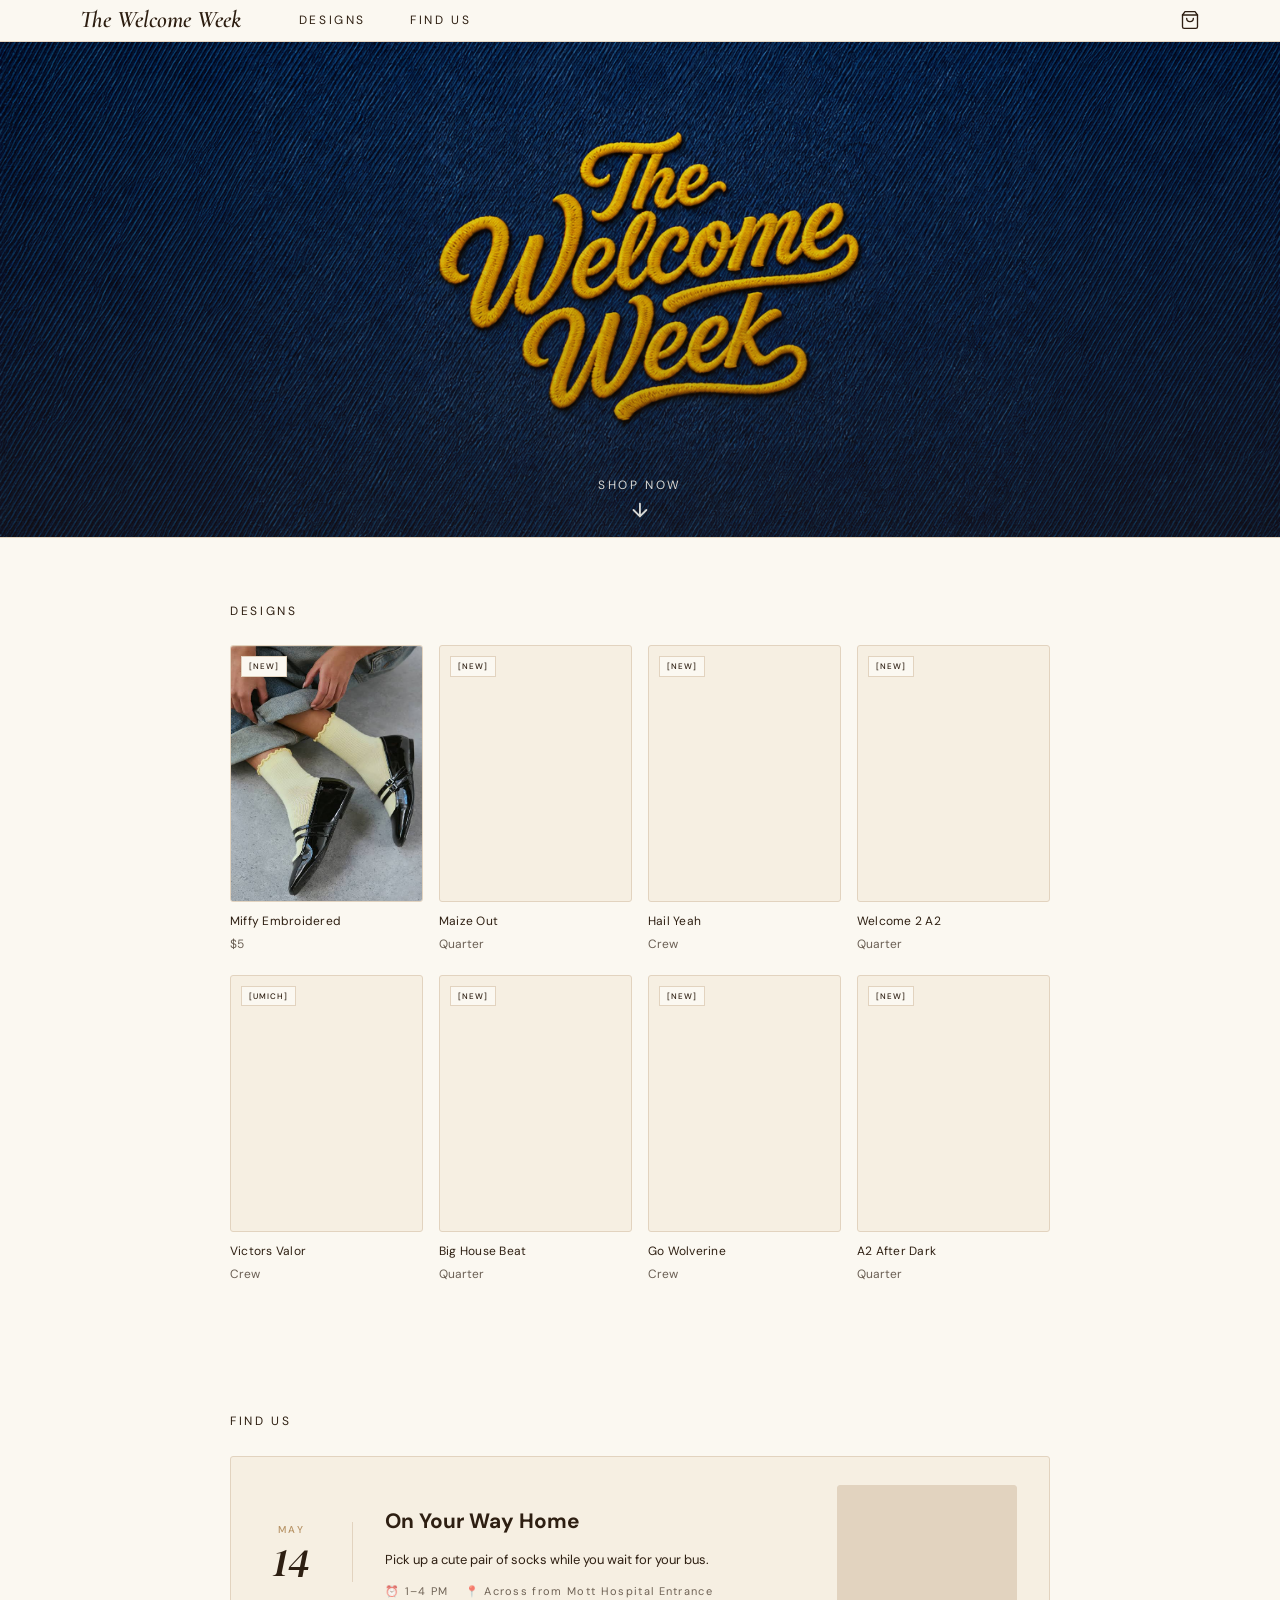
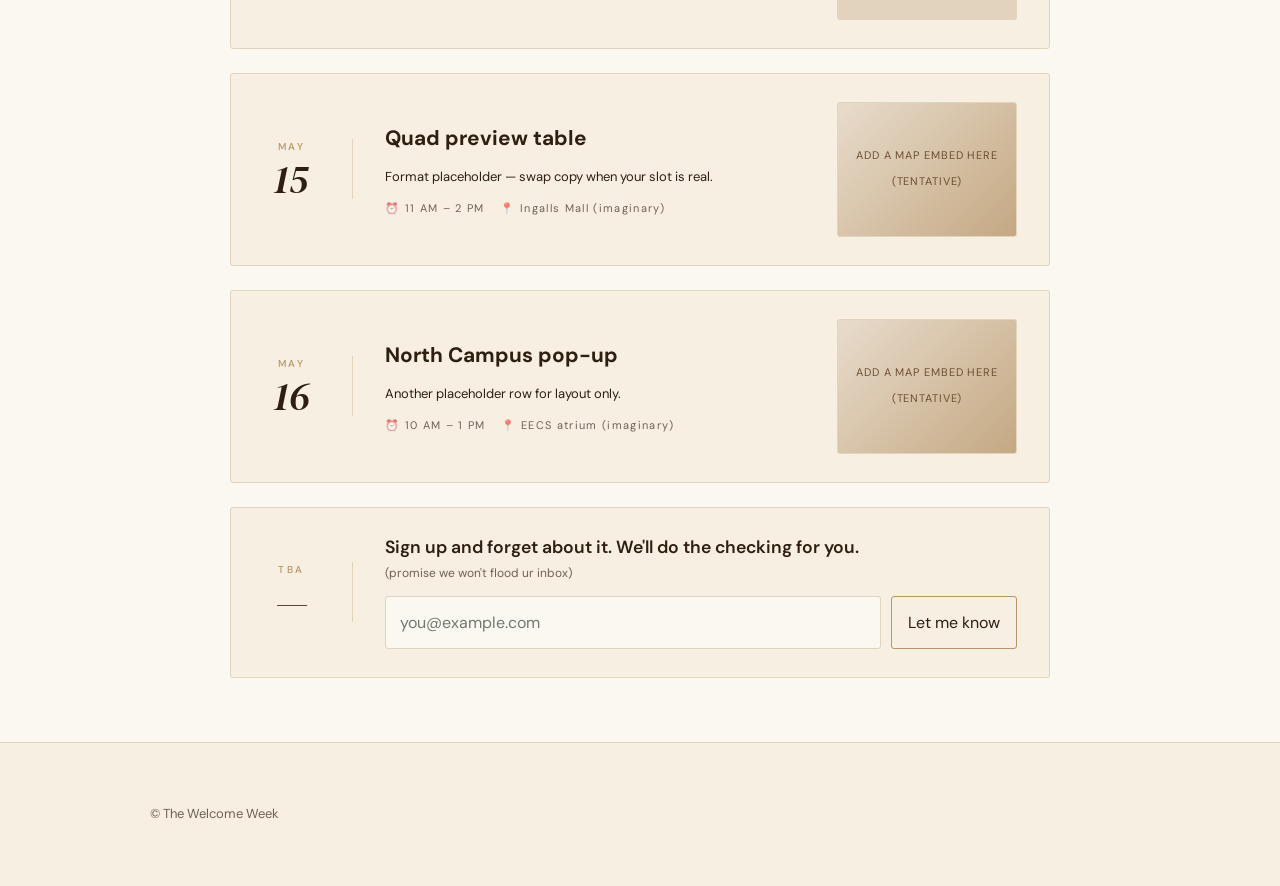
<file: index.html>
<!DOCTYPE html>
<html lang="en">
  <head>
    <meta charset="UTF-8" />
    <meta name="viewport" content="width=device-width, initial-scale=1" />
    <title>The Welcome Week</title>
    <link
      href="https://fonts.googleapis.com/css2?family=Cormorant+Garamond:ital,wght@0,400;0,600;1,400;1,600&family=DM+Sans:wght@400;500;600&family=DM+Serif+Display:ital@0;1&display=swap"
      rel="stylesheet"
    />
    <style>
      :root {
        --warm-white: #fbf8f1;
        --cream: #f6efe2;
        --light-tan: #e2d3bf;
        --tan: #b89467;
        --brown: #6c4f33;
        --dark-brown: #2e1f12;
        --muted: rgba(46, 31, 18, 0.68);
        --transition: 180ms ease;
        --scroll-offset: 5.75rem;
      }

      *,
      *::before,
      *::after {
        box-sizing: border-box;
      }

      html {
        scroll-snap-type: y proximity;
        scroll-behavior: smooth;
        scroll-padding-top: var(--scroll-offset, 5.75rem);
      }

      @media (prefers-reduced-motion: reduce) {
        html {
          scroll-behavior: auto;
          scroll-snap-type: none;
        }

        .reveal {
          opacity: 1;
          transform: none;
          transition: none;
        }
      }

      .hero-image {
        scroll-snap-align: start;
      }

      html,
      body {
        margin: 0;
        padding: 0;
      }

      body {
        font-family: "DM Sans", sans-serif;
        color: var(--dark-brown);
        background: var(--warm-white);
        line-height: 1.6;
      }

      a {
        color: inherit;
      }

      .container {
        width: min(1120px, calc(100% - 2.5rem));
        margin-inline: auto;
      }

      .visually-hidden {
        position: absolute;
        width: 1px;
        height: 1px;
        padding: 0;
        margin: -1px;
        overflow: hidden;
        clip: rect(0, 0, 0, 0);
        white-space: nowrap;
        border: 0;
      }

      .site-top {
        position: sticky;
        top: 0;
        z-index: 60;
      }

      .site-header {
        background: var(--warm-white);
        border-bottom: 1px solid var(--light-tan);
      }

      .nav a {
        text-decoration: none;
        color: var(--dark-brown);
        font-size: 12px;
        font-weight: 400;
        letter-spacing: 0.22em;
        text-transform: uppercase;
        position: relative;
      }

      .nav a::after {
        content: "";
        position: absolute;
        left: 0;
        right: 0;
        bottom: -3px;
        height: 1px;
        background: var(--dark-brown);
        transform: scaleX(0);
        transform-origin: left center;
        transition: transform 0.25s ease;
      }

      .nav a.is-active::after {
        transform: scaleX(1);
      }

      .header-inner {
        display: flex;
        align-items: center;
        justify-content: flex-start;
        flex-wrap: wrap;
        gap: 0.5rem 1.1rem;
        padding: 0.45rem 0;
      }

      .brand {
        flex-shrink: 0;
        text-decoration: none;
        justify-self: center;
        font-family: "Cormorant Garamond", serif;
        font-style: italic;
        font-weight: 600;
        font-size: clamp(1.15rem, 2.8vw, 1.5rem);
        line-height: 1.1;
        white-space: nowrap;
        color: var(--dark-brown);
      }

      .nav {
      display: flex;
      align-items: center;
      gap: clamp(1.25rem, 4vw, 2.75rem);
      margin-left: 2.5rem;
      }

      .cart {
        justify-self: end;
        font: inherit;
        cursor: pointer;
        text-align: right;
        border: 0;
        background: none;
        padding: 0;
        text-decoration: none;
        color: var(--dark-brown);
        font-size: 0.95rem;
      }

      .cart:hover {
        text-decoration: underline;
        text-underline-offset: 2px;
      }

      .cart-icon {
        margin-left: auto;
        display: flex;
        align-items: center;
        cursor: pointer;
        padding: 0;
        border: none;
        background: transparent;
        color: var(--dark-brown);
        box-shadow: none;
        appearance: none;
        -webkit-appearance: none;
      }

      .cart-icon:hover {
        opacity: 0.7;
      }

      .cart-icon:focus {
        outline: none;
      }

      .cart-icon:focus-visible {
        outline: 2px solid var(--tan);
        outline-offset: 3px;
      }

      .cart-icon svg {
        display: block;
        width: 1.25rem;
        height: 1.25rem;
      }

      .hero-image {
        position: relative;
        width: 100%;
        overflow: hidden;
        border-bottom: 1px solid var(--light-tan);
      }

      .hero-scroll-hint {
        position: absolute;
        bottom: 1rem;
        left: 50%;
        transform: translateX(-50%);
        z-index: 2;
        color: rgba(251, 248, 241, 0.9);
        pointer-events: none;
        display: flex;
        flex-direction: column;
        align-items: center;
        gap: 0.25rem;
        opacity: 0.95;
        transition: opacity 0.35s ease, visibility 0.35s ease;
      }

      .hero-scroll-hint.is-hidden {
        opacity: 0;
        visibility: hidden;
      }

      .hero-scroll-hint > span {
        font-size: 12px;
        font-weight: 400;
        letter-spacing: 0.22em;
        text-transform: uppercase;
      }

      .hero-scroll-hint svg {
        width: 22px;
        height: 22px;
        animation: bounceDown 1.6s ease-in-out infinite;
      }

      @keyframes bounceDown {
        0%,
        100% {
          transform: translateY(0);
        }
        50% {
          transform: translateY(6px);
        }
      }

      .reveal {
        opacity: 0;
        transform: translateY(18px);
        transition: opacity 0.55s ease, transform 0.55s ease;
      }

      .reveal.is-visible {
        opacity: 1;
        transform: translateY(0);
      }
      
        .hero-media img {
        height: 150%;
        min-width: 100%;
        object-fit: cover;
        display: block;
        }

      .hero-media {
        width: 100%;
        height: clamp(320px, 55vh, 560px);
        background: var(--light-tan);
        display: flex;
        align-items: center;
        justify-content: center;
        overflow: hidden;
        }

      .hero-media span {
        padding: 0.65rem 0.9rem;
        border-radius: 20px;
        border: 1px dashed rgba(46, 31, 18, 0.35);
        background: rgba(251, 248, 241, 0.7);
        font-size: 13px;
        letter-spacing: 0.08em;
        text-transform: uppercase;
      }

      .hero-copy {
        position: absolute;
        inset: 0;
        display: grid;
        place-items: center;
        text-align: center;
        padding: 2rem 1.25rem;
        color: rgba(251, 248, 241, 0.95);
        z-index: 1;
        pointer-events: none;
      }

      .hero-copy::before {
        content: "";
        position: absolute;
        inset: 0;
        background: linear-gradient(
          180deg,
          rgba(46, 31, 18, 0.05),
          rgba(46, 31, 18, 0.35)
        );
        z-index: -1;
      }

      .hero-kicker {
        margin: 0;
        font-family: "DM Serif Display", serif;
        font-style: italic;
        font-weight: 400;
        font-size: clamp(2rem, 5vw, 3.5rem);
        line-height: 1.05;
      }

      .hero-sub {
        margin: 0.75rem 0 0;
        font-size: 13px;
        letter-spacing: 0.12em;
        text-transform: uppercase;
        font-style: italic;
        color: rgba(251, 248, 241, 0.88);
      }

      .events-section {
        padding: 4rem 2rem;
        background: var(--warm-white);
      }

      .events-find-title {
        font-size: 12px;
        letter-spacing: 0.22em;
        font-weight: 400;
        text-transform: uppercase;
        color: var(--dark-brown);
        margin: 0 0 0rem;
      }

      .designs-title {
        letter-spacing: 0.22em;
        font-size: 12px;
        font-weight: 400;
        color: var(--dark-brown);
        margin: 0 0 1.5rem;
        text-transform: uppercase;

      }


      .events-list {
        max-width: 820px;
        margin: 0 auto;
        display: flex;
        flex-direction: column;
        gap: 1.5rem;
      }

      .event-card {
        display: grid;
        grid-template-columns: 90px 1fr auto;
        gap: 2rem;
        align-items: center;
        background: var(--cream);
        border: 1px solid var(--light-tan);
        border-radius: 3px;
        padding: 1.75rem 2rem;
        transition: border-color var(--transition), transform var(--transition);
      }

      .event-card:hover {
        border-color: var(--tan);
        transform: translateY(-3px);
      }

      .event-date {
        text-align: center;
        border-right: 1px solid var(--light-tan);
        padding-right: 2rem;
      }

      .event-date .month {
        font-size: 10px;
        font-weight: 500;
        letter-spacing: 0.25em;
        text-transform: uppercase;
        color: var(--tan);
        display: block;
        margin-bottom: 4px;
      }

      .event-date .day {
        font-family: "DM Serif Display", serif;
        font-size: 2.5rem;
        font-weight: 400;
        font-style: italic;
        color: var(--dark-brown);
        line-height: 1;
        display: block;
      }

      .event-info h3 {
        font-size: 1.3rem;
        margin: 0 0 0.4rem;
      }

      .event-info p {
        font-size: 13px;
        line-height: 1.6;
        margin-bottom: 0.75rem;
      }

      .event-meta {
        display: flex;
        gap: 1rem;
        flex-wrap: wrap;
      }

      .event-meta span {
        font-size: 11px;
        letter-spacing: 0.12em;
        color: var(--muted);
        display: flex;
        align-items: center;
        gap: 4px;
      }

      .event-map {
        width: 180px;
        aspect-ratio: 4 / 3;
        border-radius: 3px;
        overflow: hidden;
        position: relative;
        border: 1px solid var(--light-tan);
        background: var(--light-tan);
      }

      .event-map .map-fallback {
        position: absolute;
        inset: 0;
        display: flex;
        flex-direction: column;
        align-items: center;
        justify-content: center;
        background: linear-gradient(135deg, #e8dccc 0%, #c4a882 100%);
        gap: 0.5rem;
        padding: 0.75rem;
      }

      .event-map .map-fallback p {
        font-size: 11px;
        color: var(--brown);
        text-align: center;
        letter-spacing: 0.08em;
        text-transform: uppercase;
        margin: 0;
      }

      .simple-section {
        padding: 4rem 2rem;
        background: var(--warm-white);
      }

      .narrow {
        max-width: 820px;
        margin: 0 auto;
      }

      .muted-text {
        color: var(--muted);
        font-size: 13px;
        margin: 0 0 1.25rem;
      }

      .simple-list {
        margin: 0;
        padding-left: 1.1rem;
        color: var(--muted);
        font-size: 13px;
      }

      /* ---- DESIGNS (product-style grid) ---- */
      .designs-title {
        letter-spacing: 0.22em;
        font-size: 12px;
        font-weight: 400;
        color: var(--dark-brown);
        margin: 0 0 24px;
        text-transform: uppercase;
      }

      .designs-grid {
        display: grid;
        grid-template-columns: repeat(4, minmax(0, 1fr));
        gap: 20px 16px;
      }

      @media (max-width: 980px) {
        .designs-grid {
          grid-template-columns: repeat(2, minmax(0, 1fr));
        }
      }

      @media (max-width: 520px) {
        .designs-grid {
          grid-template-columns: repeat(2, minmax(0, 1fr));
        }
      }

      .design-card {
        display: block;
        width: 100%;
        margin: 0;
        padding: 0;
        border: 0;
        background: transparent;
        font: inherit;
        color: inherit;
        text-align: left;
        cursor: pointer;
      }

      .design-card:focus {
        outline: 2px solid var(--tan);
        outline-offset: 3px;
      }

      .design-card:focus:not(:focus-visible) {
        outline: none;
      }

      .design-img {
        position: relative;
        aspect-ratio: 3 / 4;
        overflow: hidden;
        background: var(--cream);
        border: 1px solid var(--light-tan);
        border-radius: 3px;
      }

      .design-tag {
        position: absolute;
        top: 10px;
        left: 10px;
        background: var(--warm-white);
        font-size: 8px;
        letter-spacing: 0.13em;
        padding: 3px 7px;
        font-weight: 500;
        text-transform: uppercase;
        color: var(--dark-brown);
        border: 1px solid var(--light-tan);
      }

      .design-overlay {
        position: absolute;
        inset: 0;
        background: rgba(0, 0, 0, 0.05);
        opacity: 0;
        transition: opacity 0.3s;
      }

      .design-card:hover .design-overlay {
        opacity: 1;
      }

      .design-plus {
        position: absolute;
        bottom: 10px;
        right: 10px;
        width: 32px;
        height: 32px;
        border-radius: 50%;
        background: var(--warm-white);
        display: flex;
        align-items: center;
        justify-content: center;
        box-shadow: 0 1px 5px rgba(0, 0, 0, 0.15);
        opacity: 0;
        transition: opacity 0.2s, background 0.2s;
        color: var(--dark-brown);
        border: 1px solid var(--light-tan);
      }

      .design-card:hover .design-plus {
        opacity: 1;
      }

      .design-name {
        display: block;
        font-size: 12px;
        letter-spacing: 0.02em;
        color: var(--dark-brown);
        font-weight: 400;
        margin-top: 10px;
      }

      .design-subtext {
        display: block;
        font-size: 12px;
        color: var(--dark-brown);
        margin-top: 4px;
        opacity: 0.7;
      }

      /* ---- Product modal (site palette) ---- */
      .product-modal {
        position: fixed;
        inset: 0;
        z-index: 1000;
        display: flex;
        align-items: center;
        justify-content: center;
        padding: 1.25rem;
        opacity: 0;
        visibility: hidden;
        transition: opacity 0.25s ease, visibility 0.25s ease;
      }

      .product-modal.is-open {
        opacity: 1;
        visibility: visible;
      }

      .product-modal-backdrop {
        position: absolute;
        inset: 0;
        background: rgba(46, 31, 18, 0.45);
        cursor: pointer;
      }

      .product-modal-panel {
        position: relative;
        width: min(960px, 100%);
        max-height: min(92vh, 880px);
        overflow: auto;
        background: var(--warm-white);
        border: 1px solid var(--light-tan);
        border-radius: 8px;
        box-shadow: 0 24px 56px rgba(46, 31, 18, 0.16);
        z-index: 1;
        color: var(--dark-brown);
      }

      .product-modal-close {
        position: sticky;
        top: 0;
        float: right;
        z-index: 2;
        margin: 0.75rem 0.75rem 0 0;
        width: 2.25rem;
        height: 2.25rem;
        border: 1px solid var(--light-tan);
        border-radius: 50%;
        background: var(--cream);
        font-size: 1.35rem;
        line-height: 1;
        cursor: pointer;
        color: var(--dark-brown);
      }

      .product-modal-close:hover {
        background: var(--light-tan);
      }

      .product-modal-close:focus-visible {
        outline: 2px solid var(--tan);
        outline-offset: 2px;
      }

      .product-modal-layout {
        display: grid;
        grid-template-columns: 1fr 1fr;
        gap: 2rem;
        padding: 1.75rem 1.75rem 2rem;
        clear: both;
      }

      .product-breadcrumbs {
        font-size: 11px;
        letter-spacing: 0.06em;
        color: var(--muted);
        margin: 0 0 1rem;
        text-transform: uppercase;
      }

      .product-modal-title {
        font-family: "Cormorant Garamond", Georgia, serif;
        font-size: clamp(1.85rem, 4vw, 2.55rem);
        font-weight: 600;
        font-style: italic;
        margin: 0 0 0.65rem;
        line-height: 1.12;
        color: var(--dark-brown);
      }

      .product-modal-price {
        font-size: clamp(1.2rem, 2.6vw, 1.5rem);
        margin: 0 0 1.5rem;
        font-weight: 600;
        color: var(--brown);
      }

      .product-size-row {
        display: flex;
        align-items: center;
        justify-content: space-between;
        margin-bottom: 0.5rem;
      }

      .product-size-label {
        font-size: 12px;
        font-weight: 500;
        color: var(--dark-brown);
      }

      .modal-size-guide-details {
        margin: 0;
        border: 0;
        padding: 0;
        position: relative;
      }

      .modal-size-guide-details > summary {
        list-style: none;
        font-size: 11px;
        text-decoration: underline;
        text-underline-offset: 2px;
        color: var(--brown);
        cursor: pointer;
        font-weight: 500;
        padding: 0;
      }

      .modal-size-guide-details > summary::-webkit-details-marker {
        display: none;
      }

      .modal-size-guide-panel {
        position: absolute;
        right: 0;
        top: 100%;
        margin-top: 0.5rem;
        z-index: 5;
        min-width: min(280px, 70vw);
        padding: 0.85rem 1rem;
        border-radius: 3px;
        border: 1px solid var(--light-tan);
        background: var(--cream);
        box-shadow: 0 10px 28px rgba(46, 31, 18, 0.12);
        font-size: 12px;
        color: var(--muted);
        line-height: 1.45;
      }

      .modal-size-guide-panel p {
        margin: 0 0 0.5rem;
      }

      .modal-size-guide-table {
        width: 100%;
        border-collapse: collapse;
        font-size: 11px;
        margin-top: 0.35rem;
      }

      .modal-size-guide-table th,
      .modal-size-guide-table td {
        border: 1px solid var(--light-tan);
        padding: 0.35rem 0.45rem;
        text-align: left;
      }

      .modal-size-guide-table th {
        background: var(--warm-white);
        font-weight: 600;
        color: var(--dark-brown);
      }

      @media (max-width: 720px) {
        .modal-size-guide-panel {
          left: 0;
          right: auto;
        }
      }

      .product-size-buttons {
        display: flex;
        gap: 0.5rem;
        flex-wrap: wrap;
        margin-bottom: 1.25rem;
      }

      .product-size-btn {
        flex: 1;
        min-width: 4.5rem;
        padding: 0.65rem 0.5rem;
        border: 1px solid var(--light-tan);
        border-radius: 3px;
        background: var(--cream);
        font-size: 11px;
        cursor: pointer;
        color: var(--dark-brown);
        transition: border-color 0.15s, box-shadow 0.15s;
      }

      .product-size-btn:hover {
        border-color: var(--tan);
      }

      .product-size-btn.is-selected {
        border: 2px solid var(--dark-brown);
        background: var(--warm-white);
      }

      .product-modal-cta {
        width: 100%;
        padding: 0.95rem 1rem;
        border: 1px solid var(--dark-brown);
        border-radius: 3px;
        background: var(--dark-brown);
        color: var(--warm-white);
        font-size: 13px;
        letter-spacing: 0.04em;
        font-weight: 600;
        cursor: pointer;
        margin-bottom: 0.75rem;
      }

      .product-modal-cta:hover {
        background: var(--brown);
        border-color: var(--brown);
      }

      .product-modal-acc {
        border-top: 1px solid var(--light-tan);
      }

      .product-modal-acc details {
        border-top: 0;
        border-bottom: 1px solid var(--light-tan);
        padding: 0.85rem 0;
      }

      .product-modal-acc summary {
        font-size: 12px;
        display: flex;
        justify-content: space-between;
        align-items: center;
        list-style: none;
        color: var(--dark-brown);
      }

      .product-modal-acc summary::-webkit-details-marker {
        display: none;
      }

      .product-modal-acc summary::after {
        content: "+";
        font-size: 1rem;
        color: var(--tan);
      }

      .product-modal-acc details[open] summary::after {
        content: "−";
      }

      .product-modal-acc details p {
        font-size: 12px;
        color: var(--muted);
        margin: 0.5rem 0 0;
      }

      .product-modal-acc details a {
        color: var(--brown);
      }

      .product-reviews-line {
        display: flex;
        align-items: center;
        gap: 0.35rem;
        font-size: 12px;
        margin-top: 0.25rem;
        color: var(--dark-brown);
      }

      .product-stars {
        color: var(--tan);
        letter-spacing: 0.05em;
      }

      .product-modal-main-img {
        aspect-ratio: 1;
        border-radius: 3px;
        background: var(--cream);
        border: 1px solid var(--light-tan);
      }

      .product-modal-thumbs {
        display: flex;
        gap: 0.5rem;
        margin-top: 0.75rem;
        flex-wrap: wrap;
      }

      .product-modal-thumb {
        width: 56px;
        height: 56px;
        border-radius: 3px;
        border: 1px solid var(--light-tan);
        background: var(--cream);
        flex-shrink: 0;
      }

      @media (max-width: 720px) {
        .product-modal-layout {
          grid-template-columns: 1fr;
          padding: 1.25rem;
        }

        .product-modal-media {
          order: -1;
        }
      }

      body.is-modal-open,
      body.is-cart-notice-open {
        overflow: hidden;
      }

      .cart-notice-modal {
        position: fixed;
        inset: 0;
        z-index: 1100;
        display: flex;
        align-items: center;
        justify-content: center;
        padding: 1.25rem;
        opacity: 0;
        visibility: hidden;
        transition: opacity 0.25s ease, visibility 0.25s ease;
      }

      .cart-notice-modal.is-open {
        opacity: 1;
        visibility: visible;
      }

      .cart-notice-backdrop {
        position: absolute;
        inset: 0;
        background: rgba(46, 31, 18, 0.45);
        cursor: pointer;
      }

      .cart-notice-panel {
        position: relative;
        width: min(26rem, 100%);
        padding: 1.5rem 1.5rem 1.35rem;
        background: var(--warm-white);
        border: 1px solid var(--light-tan);
        border-radius: 8px;
        box-shadow: 0 24px 56px rgba(46, 31, 18, 0.16);
        z-index: 1;
        color: var(--dark-brown);
      }

      .cart-notice-close {
        position: absolute;
        top: 0.65rem;
        right: 0.65rem;
        width: 2.25rem;
        height: 2.25rem;
        border: 1px solid var(--light-tan);
        border-radius: 50%;
        background: var(--cream);
        font-size: 1.35rem;
        line-height: 1;
        cursor: pointer;
        color: var(--dark-brown);
      }

      .cart-notice-close:hover {
        background: var(--light-tan);
      }

      .cart-notice-close:focus-visible {
        outline: 2px solid var(--tan);
        outline-offset: 2px;
      }

      .cart-notice-body {
        margin: 0;
        padding-right: 2rem;
        font-size: 0.98rem;
        line-height: 1.55;
      }

      .cart-notice-body a {
        color: var(--brown);
        font-weight: 600;
      }

      .simple-form {
        display: flex;
        flex-wrap: wrap;
        gap: 0.75rem;
        align-items: center;
      }

      .simple-form input {
        flex: 1 1 240px;
        padding: 0.8rem 0.9rem;
        border-radius: 3px;
        border: 1px solid var(--light-tan);
        background: var(--warm-white);
        font: inherit;
      }

      .simple-form button {
        padding: 0.8rem 1rem;
        border-radius: 3px;
        border: 1px solid var(--tan);
        background: transparent;
        color: var(--dark-brown);
        font: inherit;
        cursor: pointer;
      }

      .event-card--signup {
        grid-template-columns: 90px 1fr;
      }

      .event-card--signup:hover {
        transform: none;
      }

      .event-card--signup .event-info h3 {
        font-size: 1.1rem;
        line-height: 1.35;
        font-weight: 600;
        margin: 0 0 0.35rem;
      }

      .event-card--signup .notify-signup-note {
        margin: 0 0 0.85rem;
        font-size: 12px;
        color: var(--muted);
        line-height: 1.45;
      }

      .event-card--signup .simple-form {
        margin: 0;
        gap: 0.6rem;
      }

      .event-card--signup .notify-success {
        margin-top: 0.75rem;
        background: var(--warm-white);
      }

      @media (max-width: 640px) {
        .event-card--signup {
          grid-template-columns: 1fr;
        }

        .event-card--signup .event-date {
          border-right: 0;
          border-bottom: 1px solid var(--light-tan);
          padding-right: 0;
          padding-bottom: 1rem;
          text-align: left;
          display: flex;
          align-items: baseline;
          gap: 1rem;
        }

        .event-card--signup .simple-form {
          flex-direction: column;
          align-items: stretch;
        }

        .event-card--signup .simple-form button {
          width: 100%;
        }
      }

      .notify-form-fields.is-hidden {
        display: none;
      }

      .notify-success {
        padding: 1rem 1.1rem;
        border-radius: 3px;
        border: 1px solid var(--tan);
        background: var(--cream);
        color: var(--dark-brown);
        font-size: 0.95rem;
      }

      .notify-success:focus {
        outline: none;
      }

      details {
        border-top: 1px solid var(--light-tan);
        padding: 0.9rem 0;
      }

      details:last-of-type {
        border-bottom: 1px solid var(--light-tan);
      }

      summary {
        cursor: pointer;
        font-weight: 600;
      }

      details p {
        margin: 0.6rem 0 0;
        color: var(--muted);
        font-size: 13px;
      }

      .site-footer {
        padding: 3rem 2rem;
        background: var(--cream);
        border-top: 1px solid var(--light-tan);
      }

      .footer-inner {
        max-width: 980px;
        margin: 0 auto;
        display: flex;
        flex-wrap: wrap;
        gap: 1rem;
        align-items: center;
        justify-content: flex-start;
        font-size: 13px;
        color: var(--muted);
      }

      h1,
      h2 {
        margin-top: 0;
      }
    </style>
  </head>
  <body>
    <div class="site-top">
      <header class="site-header">
        <div class="container header-inner">
          <a class="brand" href="#">The Welcome Week</a>
          <nav class="nav" aria-label="Main">
            <a href="#designs">designs</a>
            <a href="#find-us">find us</a>
          </nav>
          <button
            type="button"
            class="cart-icon"
            id="cart-link"
            aria-label="Cart"
            aria-haspopup="dialog"
            aria-controls="cart-notice-modal"
          >
  <svg viewBox="0 0 24 24" fill="none" stroke="currentColor" stroke-width="1.6" stroke-linecap="round" stroke-linejoin="round" aria-hidden="true" width="20" height="20">
    <path d="M6 2 3 6v14a2 2 0 0 0 2 2h14a2 2 0 0 0 2-2V6l-3-4z"/>
    <line x1="3" y1="6" x2="21" y2="6"/>
    <path d="M16 10a4 4 0 0 1-8 0"/>
  </svg>
</button>
        </div>
      </header>
    </div>

    <main>
      <section id="hero" class="hero-image">
        <div class="hero-media">
        <img src="assets/Version_2_Expanded.png" alt="hero" />
        </div>
        <div class="hero-copy">
        <!--  <p class="hero-kicker">Go Blue from your tops to your tiptoes</p>
          <p class="hero-sub">because spirit doesn&apos;t stop at the ankles.</p>
        -->
        </div>
        <div class="hero-scroll-hint" aria-hidden="true">
          <span>shop now</span>
          <svg viewBox="0 0 24 24" fill="none" stroke="currentColor" stroke-width="2" stroke-linecap="round" stroke-linejoin="round">
            <path d="M12 5v14M5 12l7 7 7-7" />
          </svg>
        </div>
      </section>

      <section id="designs" class="simple-section reveal">
        <div class="narrow">
          <h2 class="designs-title">Designs</h2>
          <div class="designs-grid" aria-label="Design grid">
            <button
              type="button"
              class="design-card"
              data-title="Miffy Embroidered"
              data-price="$28"
              data-review="4.8"
              data-review-count="142"
              data-university="University of Michigan"
              data-highlight="Midweight — enough cushion for everyday shoes."
              data-img-color="#d4c4b0"
            >
              <div class="design-img">
                <img
                  src="assets/socks_styled.jpeg"
                  alt="Miffy Embroidered socks"
                  width = 100%;
                  height = 100%: 
                  loading="lazy"
                />
                <div class="design-tag">[new]</div>
                <div class="design-overlay" aria-hidden="true"></div>
                <div class="design-plus" aria-hidden="true">+</div>
              </div>
              <span class="design-name">Miffy Embroidered</span>
              <span class="design-subtext">$5</span>
            </button>

            <button
              type="button"
              class="design-card"
              data-title="Maize Out Quarter Socks"
              data-price="$26"
              data-review="4.7"
              data-review-count="89"
              data-university="University of Michigan"
              data-highlight="Ribbed cuff — stays put on campus walks."
              data-img-color="#c5d4e0"
            >
              <div class="design-img">
                <div class="design-tag">[new]</div>
                <div class="design-overlay" aria-hidden="true"></div>
                <div class="design-plus" aria-hidden="true">+</div>
              </div>
              <span class="design-name">Maize Out</span>
              <span class="design-subtext">Quarter</span>
            </button>

            <button
              type="button"
              class="design-card"
              data-title="Hail Yeah Crew Socks"
              data-price="$30"
              data-review="4.9"
              data-review-count="210"
              data-university="University of Michigan"
              data-highlight="Embroidered mark — swap art per drop."
              data-img-color="#e8dcc8"
            >
              <div class="design-img">
                <div class="design-tag">[new]</div>
                <div class="design-overlay" aria-hidden="true"></div>
                <div class="design-plus" aria-hidden="true">+</div>
              </div>
              <span class="design-name">Hail Yeah</span>
              <span class="design-subtext">Crew</span>
            </button>

            <button
              type="button"
              class="design-card"
              data-title="Welcome 2 A2 Quarter Socks"
              data-price="$32"
              data-review="4.6"
              data-review-count="56"
              data-university="University of Michigan"
              data-highlight="Limited run — restocks TBA."
              data-img-color="#dcd6e8"
            >
              <div class="design-img">
                <div class="design-tag">[new]</div>
                <div class="design-overlay" aria-hidden="true"></div>
                <div class="design-plus" aria-hidden="true">+</div>
              </div>
              <span class="design-name">Welcome 2 A2</span>
              <span class="design-subtext">Quarter</span>
            </button>

            <button
              type="button"
              class="design-card"
              data-title="Victors Valor Crew Socks"
              data-price="$28"
              data-review="4.8"
              data-review-count="97"
              data-university="University of Michigan"
              data-highlight="Classic stripe — everyday campus staple."
              data-img-color="#b8c9a8"
            >
              <div class="design-img">
                <div class="design-tag">[Umich]</div>
                <div class="design-overlay" aria-hidden="true"></div>
                <div class="design-plus" aria-hidden="true">+</div>
              </div>
              <span class="design-name">Victors Valor</span>
              <span class="design-subtext">Crew</span>
            </button>

            <button
              type="button"
              class="design-card"
              data-title="Big House Beat Quarter Socks"
              data-price="$27"
              data-review="4.5"
              data-review-count="63"
              data-university="University of Michigan"
              data-highlight="Lightweight knit — game day ready."
              data-img-color="#d9c4a0"
            >
              <div class="design-img">
                <div class="design-tag">[new]</div>
                <div class="design-overlay" aria-hidden="true"></div>
                <div class="design-plus" aria-hidden="true">+</div>
              </div>
              <span class="design-name">Big House Beat</span>
              <span class="design-subtext">Quarter</span>
            </button>

            <button
              type="button"
              class="design-card"
              data-title="Go Wolverine Crew Socks"
              data-price="$29"
              data-review="4.7"
              data-review-count="118"
              data-university="University of Michigan"
              data-highlight="Bold heel tab — pairs with sneakers or boots."
              data-img-color="#c8b8d4"
            >
              <div class="design-img">
                <div class="design-tag">[new]</div>
                <div class="design-overlay" aria-hidden="true"></div>
                <div class="design-plus" aria-hidden="true">+</div>
              </div>
              <span class="design-name">Go Wolverine</span>
              <span class="design-subtext">Crew</span>
            </button>

            <button
              type="button"
              class="design-card"
              data-title="A2 After Dark Quarter Socks"
              data-price="$31"
              data-review="4.6"
              data-review-count="44"
              data-university="University of Michigan"
              data-highlight="Night-out palette — limited colorway."
              data-img-color="#a8b8c8"
            >
              <div class="design-img">
                <div class="design-tag">[new]</div>
                <div class="design-overlay" aria-hidden="true"></div>
                <div class="design-plus" aria-hidden="true">+</div>
              </div>
              <span class="design-name">A2 After Dark</span>
              <span class="design-subtext">Quarter</span>
            </button>
          </div>
        </div>
      </section>

      <section id="find-us" class="events-section reveal">
        <div class="events-list">
          <h2 class="events-find-title">Find us</h2>

          <article class="event-card">
            <div class="event-date">
              <span class="month">MAY</span>
              <span class="day">14</span>
            </div>
            <div class="event-info">
            <h3>On Your Way Home</h3>
              <p>Pick up a cute pair of socks while you wait for your bus.</p>
              <div class="event-meta">
              <span>⏰ 1–4 PM</span>
              <span>📍 Across from Mott Hospital Entrance</span>
            </div>  
            </div>
            <div class="event-action">
              <div class="event-map">
                <iframe src="https://www.google.com/maps/embed?pb=!1m18!1m12!1m3!1d551.6221396557756!2d-83.72869133134955!3d42.28119623578491!2m3!1f0!2f0!3f0!3m2!1i1024!2i768!4f13.1!3m3!1m2!1s0x883cae5d7c1700e7%3A0xd56ca492b58526dc!2sMarkley%20Hall!5e0!3m2!1sen!2sus!4v1780612444576!5m2!1sen!2sus" width="600" height="450" style="border:0;" allowfullscreen="" loading="lazy" referrerpolicy="no-referrer-when-downgrade"
                  style="border:0;"
                  allowfullscreen=""
                  loading="lazy">
                </iframe>
              </div>
            </div>
          </article>

          

          <article class="event-card">
            <div class="event-date">
              <span class="month">MAY</span>
              <span class="day">15</span>
            </div>
            <div class="event-info">
              <h3>Quad preview table</h3>
              <p>Format placeholder — swap copy when your slot is real.</p>
              <div class="event-meta">
                <span>⏰ 11 AM – 2 PM</span>
                <span>📍 Ingalls Mall (imaginary)</span>
              </div>
            </div>
            <div class="event-action">
              <div class="event-map">
                <div class="map-fallback">
                  <p>Add a map embed here</p>
                  <p>(tentative)</p>
                </div>
              </div>
            </div>
          </article>

          <article class="event-card">
            <div class="event-date">
              <span class="month">MAY</span>
              <span class="day">16</span>
            </div>
            <div class="event-info">
              <h3>North Campus pop-up</h3>
              <p>Another placeholder row for layout only.</p>
              <div class="event-meta">
                <span>⏰ 10 AM – 1 PM</span>
                <span>📍 EECS atrium (imaginary)</span>
              </div>
            </div>
            <div class="event-action">
              <div class="event-map">
                <div class="map-fallback">
                  <p>Add a map embed here</p>
                  <p>(tentative)</p>
                </div>
              </div>
            </div>
          </article>

          <article id="notify" class="event-card event-card--signup" aria-labelledby="notify-heading">
            <div class="event-date">
              <span class="month">TBA</span>
              <span class="day">—</span>
            </div>
            <div class="event-info">
              <h3 id="notify-heading">
                Sign up and forget about it. We'll do the checking for you.
              </h3>
              <p class="notify-signup-note">(promise we won't flood ur inbox)</p>
              <form id="notify-form" class="notify-form">
                <div id="notify-form-fields" class="notify-form-fields">
                  <div class="simple-form">
                    <label for="notify-email" class="visually-hidden">Email address</label>
                    <input
                      id="notify-email"
                      name="email"
                      type="email"
                      autocomplete="email"
                      placeholder="you@example.com"
                      required
                    />
                    <button type="submit">Let me know</button>
                  </div>
                </div>
                <div
                  id="notify-success"
                  class="notify-success"
                  hidden
                  tabindex="-1"
                  role="status"
                  aria-live="polite"
                >
                  Thanks — we’ll ping you when pickup details are set.
                </div>
              </form>
            </div>
          </article>
        </div>
      </section>
    </main>

    <footer class="site-footer">
      <div class="footer-inner">
        <p>© The Welcome Week</p>
      </div>
    </footer>

    <div
      id="product-modal"
      class="product-modal"
      role="dialog"
      aria-modal="true"
      aria-labelledby="modal-title"
      hidden
    >
      <div class="product-modal-backdrop" data-modal-close tabindex="-1"></div>
      <div class="product-modal-panel">
        <button type="button" class="product-modal-close" data-modal-close aria-label="Close">
          ×
        </button>
        <div class="product-modal-layout">
          <div class="product-modal-details">
            <p class="product-breadcrumbs" id="modal-university-line">
              University of Michigan
            </p>
            <h2 id="modal-title" class="product-modal-title">Product</h2>
            <p class="product-modal-price" id="modal-price">$0</p>

            <div class="product-size-row">
              <span class="product-size-label" id="modal-size-label">Size: M</span>
              <details class="modal-size-guide-details">
                <summary>Size guide</summary>
                <div class="modal-size-guide-panel">
                  <p>
                    Placeholder chart — swap for your PDF, image, or storefront size guide.
                  </p>
                  <table class="modal-size-guide-table">
                    <thead>
                      <tr>
                        <th scope="col">Size</th>
                        <th scope="col">US women’s</th>
                      </tr>
                    </thead>
                    <tbody>
                      <tr>
                        <td>S</td>
                        <td>4–7½</td>
                      </tr>
                      <tr>
                        <td>M</td>
                        <td>8–10½</td>
                      </tr>
                      <tr>
                        <td>L</td>
                        <td>11–13</td>
                      </tr>
                    </tbody>
                  </table>
                </div>
              </details>
            </div>
            <div class="product-size-buttons" role="group" aria-label="Choose size">
              <button type="button" class="product-size-btn" data-size="S">
                S<br /><small>US 4–7½</small>
              </button>
              <button type="button" class="product-size-btn is-selected" data-size="M">
                M<br /><small>US 8–10½</small>
              </button>
              <button type="button" class="product-size-btn" data-size="L">
                L<br /><small>US 11–13</small>
              </button>
            </div>

            <button type="button" class="product-modal-cta" id="modal-add-to-bag">
              Find me at the next pop-up
            </button>

            <div class="product-reviews-line" id="modal-reviews-line">
              <span class="product-stars" aria-hidden="true">★★★★★</span>
              <span id="modal-review-score">4.7</span>
              <span id="modal-review-count">(0 reviews)</span>
            </div>

            <div class="product-modal-acc">
              <details>
                <summary>Free shipping over $75 + free returns</summary>
                <p>
                  <a href="#">Shipping &amp; return details</a> — placeholder until your shop policy is live.
                </p>
              </details>
              <details id="modal-acc-reviews">
                <summary>Reviews</summary>
                <p id="modal-acc-reviews-body">
                  Reviews will sync with your storefront when you connect checkout.
                </p>
              </details>
              <details open>
                <summary>Product highlight</summary>
                <p id="modal-highlight">—</p>
              </details>
            </div>
          </div>

          <div class="product-modal-media">
            <div class="product-modal-main-img" id="modal-main-img" role="img" aria-label="Product preview"></div>
            <div class="product-modal-thumbs" aria-hidden="true">
              <div class="product-modal-thumb"></div>
              <div class="product-modal-thumb"></div>
              <div class="product-modal-thumb"></div>
              <div class="product-modal-thumb"></div>
            </div>
          </div>
        </div>
      </div>
    </div>

    <div
      id="cart-notice-modal"
      class="cart-notice-modal"
      role="dialog"
      aria-modal="true"
      aria-labelledby="cart-notice-heading"
      hidden
    >
      <div class="cart-notice-backdrop" data-cart-notice-close tabindex="-1"></div>
      <div class="cart-notice-panel">
        <button type="button" class="cart-notice-close" data-cart-notice-close aria-label="Close">
          ×
        </button>
        <p id="cart-notice-heading" class="cart-notice-body">
          Online checkout isn&apos;t open yet! For now, all orders are placed in person at pop-ups. For special
          requests,
          <a
            href="mailto:hello@thewelcomeweek.com?subject=The%20Welcome%20Week%20%E2%80%94%20special%20request"
            >email me</a
          >.
        </p>
      </div>
    </div>

    <script>
      (function () {
        function setScrollOffset() {
          var topBar = document.querySelector(".site-top");
          var header = document.querySelector(".site-header");
          var h = topBar ? topBar.offsetHeight : header ? header.offsetHeight : 0;
          document.documentElement.style.setProperty("--scroll-offset", h + "px");
        }

        setScrollOffset();
        window.addEventListener("resize", setScrollOffset);

        var navLinks = Array.prototype.slice.call(
          document.querySelectorAll(".nav a[href^='#']")
        );
        var sections = navLinks
          .map(function (link) {
            var id = link.getAttribute("href").slice(1);
            return document.getElementById(id);
          })
          .filter(Boolean);

        function updateActiveNav() {
          var topBar = document.querySelector(".site-top");
          var header = document.querySelector(".site-header");
          var anchor = topBar || header;
          if (!anchor) return;
          var headerBottom = anchor.getBoundingClientRect().bottom;
          var vh = window.innerHeight;
          var contentH = Math.max(0, vh - headerBottom);
          var probeY = headerBottom + Math.max(72, contentH * 0.38);
          if (probeY > vh * 0.9) probeY = vh * 0.9;
          var current = null;
          for (var i = 0; i < sections.length; i++) {
            var top = sections[i].getBoundingClientRect().top;
            if (top <= probeY) current = sections[i];
          }
          navLinks.forEach(function (link) {
            var id = link.getAttribute("href").slice(1);
            link.classList.toggle("is-active", current && id === current.id);
          });
        }

        function syncHashToTarget() {
          var hash = window.location.hash;
          if (!hash || hash.length < 2) return;
          var id = decodeURIComponent(hash.slice(1));
          var el = document.getElementById(id);
          if (!el || !el.closest("main")) return;
          requestAnimationFrame(function () {
            requestAnimationFrame(function () {
              scrollSectionToTopBar(el, "auto");
              updateActiveNav();
            });
          });
        }

        function scrollSectionToTopBar(el, behavior) {
          var topBar = document.querySelector(".site-top");
          var barH = topBar ? topBar.offsetHeight : 0;
          var y = el.getBoundingClientRect().top + window.scrollY - barH;
          var prefersReduced =
            window.matchMedia &&
            window.matchMedia("(prefers-reduced-motion: reduce)").matches;
          window.scrollTo({
            top: Math.max(0, y),
            behavior: prefersReduced ? "auto" : behavior || "auto",
          });
        }

        navLinks.forEach(function (link) {
          link.addEventListener("click", function (e) {
            var href = link.getAttribute("href");
            if (!href || href.charAt(0) !== "#" || href.length < 2) return;
            var id = decodeURIComponent(href.slice(1));
            var target = document.getElementById(id);
            if (!target || !target.closest("main")) return;
            e.preventDefault();
            scrollSectionToTopBar(target, "smooth");
            if (history.replaceState) {
              history.replaceState(null, "", href);
            } else {
              window.location.hash = id;
            }
            updateActiveNav();
          });
        });

        syncHashToTarget();
        window.addEventListener("load", syncHashToTarget);

        var revealEls = document.querySelectorAll(".reveal");
        if ("IntersectionObserver" in window && revealEls.length) {
          var io = new IntersectionObserver(
            function (entries) {
              entries.forEach(function (entry) {
                if (entry.isIntersecting) {
                  entry.target.classList.add("is-visible");
                  io.unobserve(entry.target);
                }
              });
            },
            { threshold: 0.12, rootMargin: "0px 0px -8% 0px" }
          );
          revealEls.forEach(function (el) {
            io.observe(el);
          });
        } else {
          revealEls.forEach(function (el) {
            el.classList.add("is-visible");
          });
        }

        var heroHint = document.querySelector(".hero-scroll-hint");
        function updateHeroHint() {
          if (!heroHint) return;
          heroHint.classList.toggle("is-hidden", window.scrollY > 80);
        }

        function onScroll() {
          updateActiveNav();
          updateHeroHint();
        }

        window.addEventListener("scroll", onScroll, { passive: true });
        onScroll();

        var notifyForm = document.getElementById("notify-form");
        if (notifyForm) {
          notifyForm.addEventListener("submit", function (e) {
            e.preventDefault();
            if (typeof notifyForm.reportValidity === "function" && !notifyForm.reportValidity()) {
              return;
            }

            var email = document.getElementById("notify-email").value;

            fetch("http://localhost:3001/subscribe", {
              method: "POST",
              headers: { "Content-Type": "application/json" },
              body: JSON.stringify({ email: email })
            })
            .then(function (res) { return res.json(); })
            .then(function (data) {
              var fields = document.getElementById("notify-form-fields");
              var success = document.getElementById("notify-success");
              if (fields) fields.classList.add("is-hidden");
              if (success) {
                success.hidden = false;
                success.textContent = data.message;
                success.focus();
              }
            })
            .catch(function () {
              alert("Opps, Try Again");
            });
          });
        }

        var cartLink = document.getElementById("cart-link");
        var cartCountEl = document.getElementById("cart-count");
        var cartCount = 0;

        function updateCartUI() {
          if (cartCountEl) cartCountEl.textContent = String(cartCount);
          if (cartLink) {
            cartLink.setAttribute(
              "aria-label",
              "Cart, " + cartCount + (cartCount === 1 ? " item" : " items")
            );
          }
        }
        updateCartUI();

        var cartNotice = document.getElementById("cart-notice-modal");
        var cartNoticeLastFocus = null;

        function openCartNotice() {
          if (!cartNotice) return;
          cartNoticeLastFocus = document.activeElement;
          cartNotice.hidden = false;
          cartNotice.classList.add("is-open");
          document.body.classList.add("is-cart-notice-open");
          var closeBtn = cartNotice.querySelector(".cart-notice-close");
          if (closeBtn) closeBtn.focus();
        }

        function closeCartNotice() {
          if (!cartNotice) return;
          cartNotice.classList.remove("is-open");
          cartNotice.hidden = true;
          document.body.classList.remove("is-cart-notice-open");
          if (cartNoticeLastFocus && typeof cartNoticeLastFocus.focus === "function") {
            cartNoticeLastFocus.focus();
          }
        }

        if (cartLink && cartNotice) {
          cartLink.addEventListener("click", function () {
            openCartNotice();
          });
        }

        if (cartNotice) {
          cartNotice.querySelectorAll("[data-cart-notice-close]").forEach(function (el) {
            el.addEventListener("click", function () {
              closeCartNotice();
            });
          });
        }

        document.addEventListener(
          "keydown",
          function (e) {
            if (e.key !== "Escape" || !cartNotice || !cartNotice.classList.contains("is-open")) return;
            e.preventDefault();
            closeCartNotice();
          },
          true
        );

        var modal = document.getElementById("product-modal");
        if (!modal) return;

        var modalPanel = modal.querySelector(".product-modal-panel");
        var lastActive = null;

        function getFocusable(root) {
          if (!root) return [];
          var sel =
            'a[href], button:not([disabled]), textarea:not([disabled]), input:not([disabled]):not([type="hidden"]), select:not([disabled]), summary, [tabindex]:not([tabindex="-1"])';
          return Array.prototype.filter.call(root.querySelectorAll(sel), function (el) {
            if (el.closest("[hidden]")) return false;
            var r = el.getBoundingClientRect();
            return r.width > 0 && r.height > 0;
          });
        }

        function openModal(trigger) {
          lastActive = document.activeElement;
          var d = trigger.dataset;
          document.getElementById("modal-university-line").textContent =
            d.university || "University of Michigan";
          document.getElementById("modal-title").textContent = d.title || "Product";
          document.getElementById("modal-price").textContent = d.price || "";
          document.getElementById("modal-review-score").textContent = d.review || "—";
          var count = d.reviewCount || "0";
          document.getElementById("modal-review-count").textContent =
            "(" + count + " reviews)";
          document.getElementById("modal-highlight").textContent =
            d.highlight || "";
          document.getElementById("modal-acc-reviews-body").textContent =
            "Average " +
            (d.review || "—") +
            " from " +
            count +
            " reviews. Connect your shop to show live reviews.";

          var img = document.getElementById("modal-main-img");
          var color = d.imgColor || "#f0ebe4";
          img.style.background = "linear-gradient(145deg, " + color + ", #faf8f5)";

          var sizeGuide = modal.querySelector(".modal-size-guide-details");
          if (sizeGuide) sizeGuide.removeAttribute("open");

          modal.hidden = false;
          modal.classList.add("is-open");
          document.body.classList.add("is-modal-open");
          modal.querySelector(".product-modal-close").focus();
        }

        function closeModal() {
          modal.classList.remove("is-open");
          document.body.classList.remove("is-modal-open");
          modal.hidden = true;
          if (lastActive && typeof lastActive.focus === "function") {
            lastActive.focus();
          }
        }

        function onModalKeydown(e) {
          if (!modal.classList.contains("is-open")) return;
          if (e.key === "Escape") {
            e.preventDefault();
            closeModal();
            return;
          }
          if (e.key !== "Tab" || !modalPanel) return;
          var list = getFocusable(modalPanel);
          if (list.length === 0) return;
          var first = list[0];
          var last = list[list.length - 1];
          if (e.shiftKey) {
            if (document.activeElement === first) {
              e.preventDefault();
              last.focus();
            }
          } else {
            if (document.activeElement === last) {
              e.preventDefault();
              first.focus();
            }
          }
        }

        document.addEventListener("keydown", onModalKeydown);

        document.querySelectorAll(".design-card").forEach(function (btn) {
          btn.addEventListener("click", function () {
            openModal(btn);
          });
        });

        modal.querySelectorAll("[data-modal-close]").forEach(function (el) {
          el.addEventListener("click", function () {
            closeModal();
          });
        });

        document.querySelectorAll(".product-size-btn").forEach(function (btn) {
          btn.addEventListener("click", function () {
            document.querySelectorAll(".product-size-btn").forEach(function (b) {
              b.classList.remove("is-selected");
            });
            btn.classList.add("is-selected");
            document.getElementById("modal-size-label").textContent =
              "Size: " + btn.getAttribute("data-size");
          });
        });

        var addToBag = document.getElementById("modal-add-to-bag");
        if (addToBag) {
          addToBag.addEventListener("click", function () {
            cartCount += 1;
            updateCartUI();
          });
        }
      })();
    </script>
  </body>
</html>
</file>
